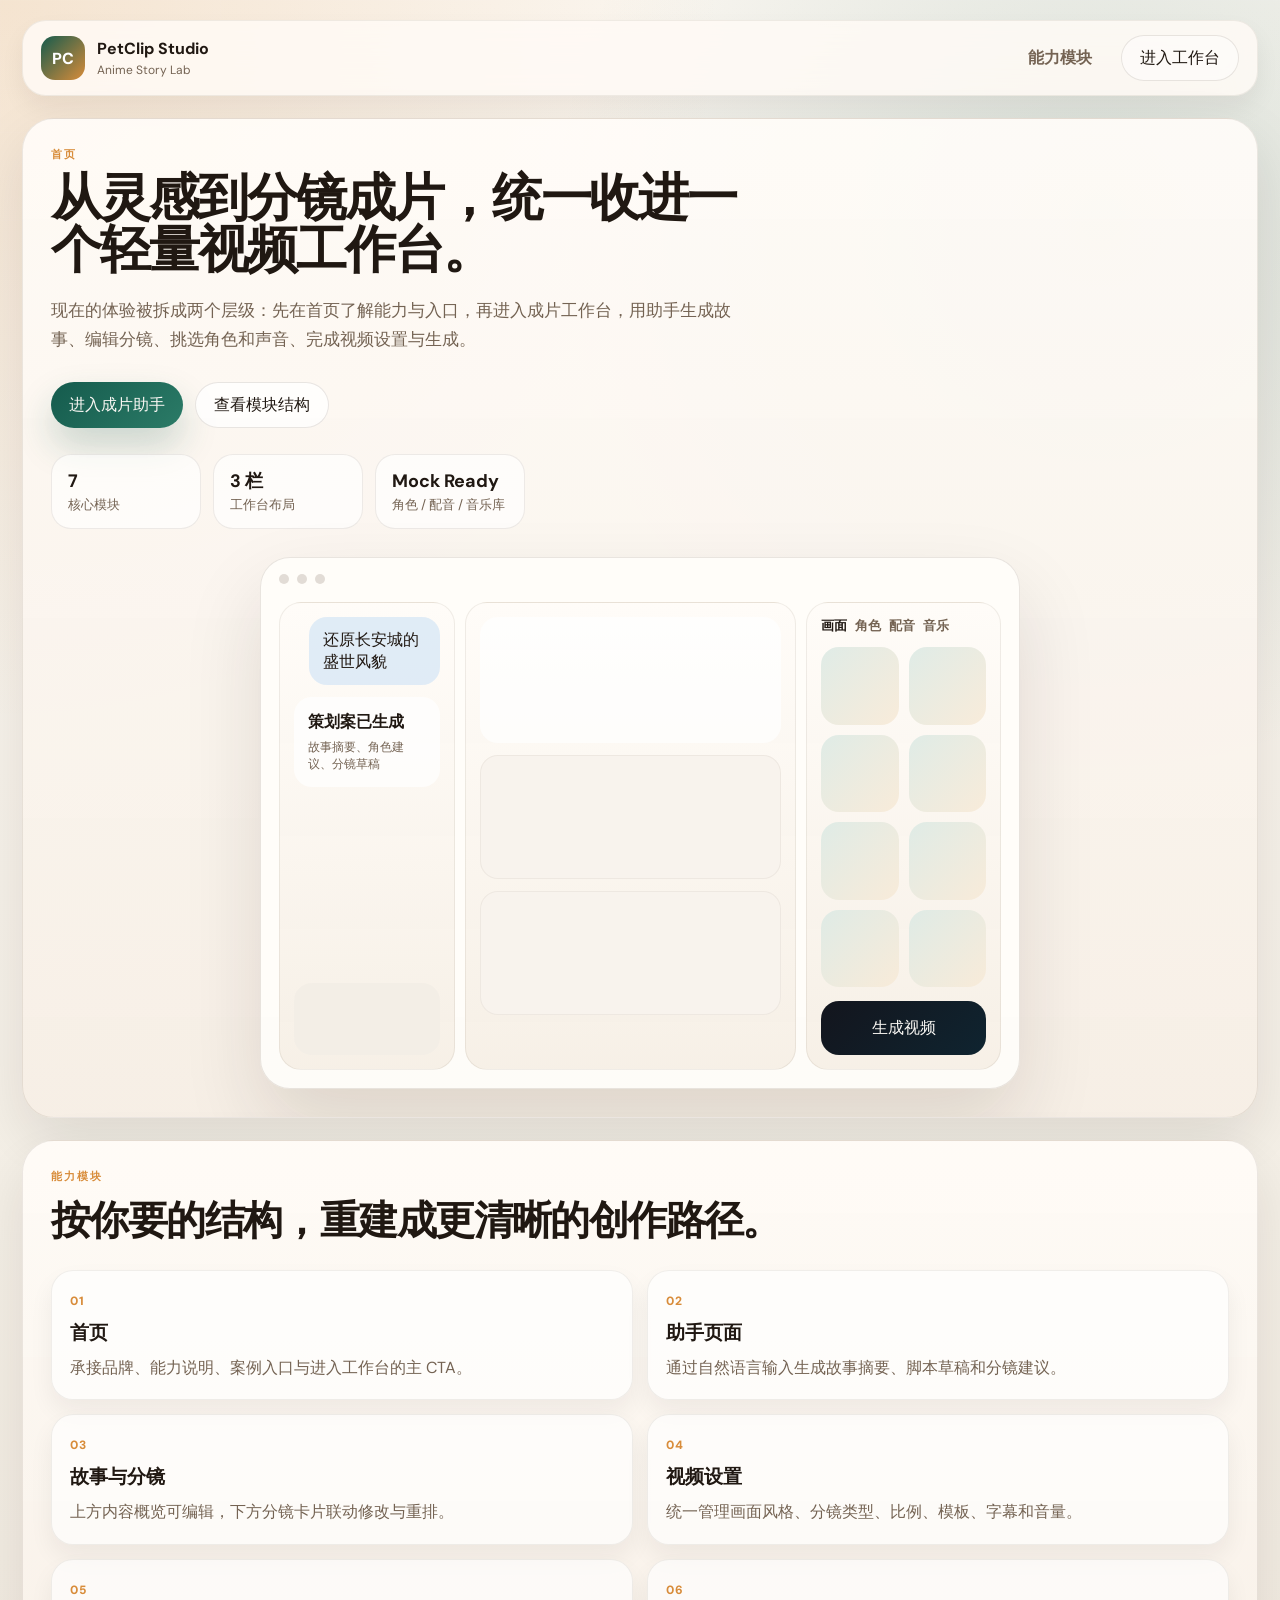
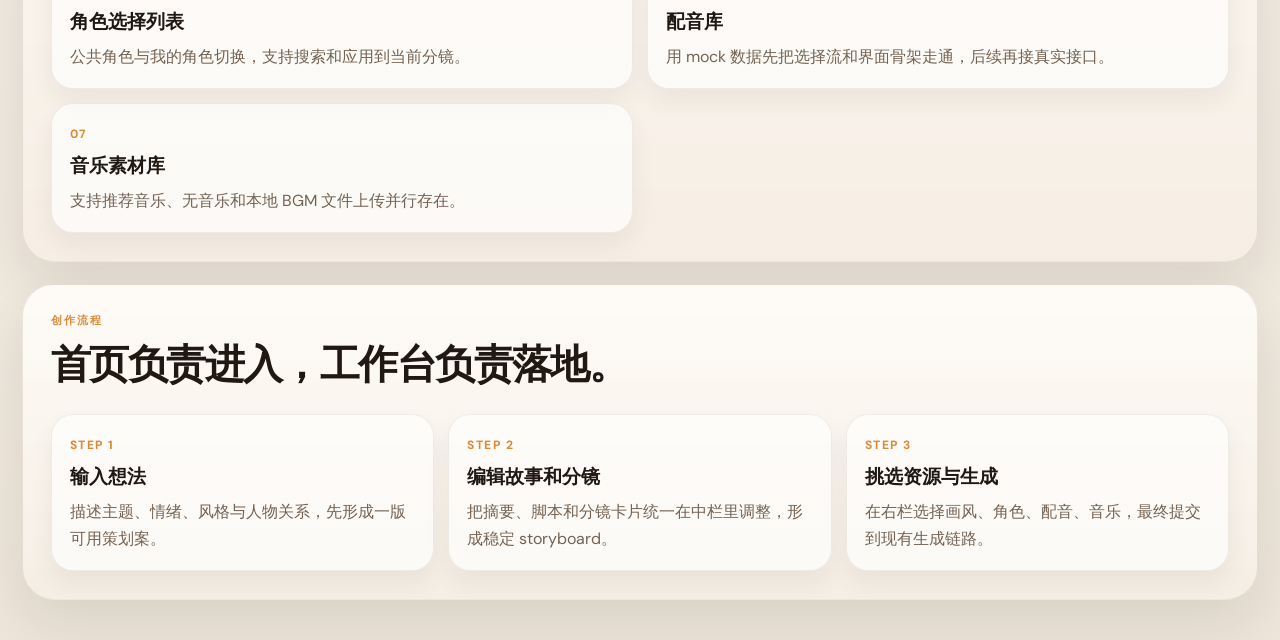
<file: templates/index.html>
<!doctype html>
<html lang="zh-CN">
  <head>
    <meta charset="utf-8" />
    <meta name="viewport" content="width=device-width, initial-scale=1" />
    <title>PetClip Studio</title>
    <link rel="preconnect" href="https://fonts.googleapis.com" />
    <link rel="preconnect" href="https://fonts.gstatic.com" crossorigin />
    <link
      href="https://fonts.googleapis.com/css2?family=DM+Sans:wght@400;500;700;800&family=IBM+Plex+Mono:wght@400;500&display=swap"
      rel="stylesheet"
    />
    <link rel="stylesheet" href="/static/styles.css" />
  </head>
  <body data-page="home" class="page-home">
    <header class="marketing-header">
      <a class="marketing-brand" href="/">
        <span class="marketing-brand__mark">PC</span>
        <span class="marketing-brand__text">
          <strong>PetClip Studio</strong>
          <span>Anime Story Lab</span>
        </span>
      </a>
      <nav class="marketing-nav">
        <a href="#features">能力模块</a>
        <a class="btn btn--ghost" href="/studio">进入工作台</a>
      </nav>
    </header>

    <main class="marketing-main">
      <section class="hero-shell">
        <div class="hero-copy">
          <div class="eyebrow">首页</div>
          <h1>从灵感到分镜成片，统一收进一个轻量视频工作台。</h1>
          <p>
            现在的体验被拆成两个层级：先在首页了解能力与入口，再进入成片工作台，用助手生成故事、编辑分镜、挑选角色和声音、完成视频设置与生成。
          </p>
          <div class="hero-actions">
            <a class="btn btn--primary" href="/studio">进入成片助手</a>
            <a class="btn btn--secondary" href="#features">查看模块结构</a>
          </div>
          <div class="hero-stats">
            <div class="hero-stat">
              <strong>7</strong>
              <span>核心模块</span>
            </div>
            <div class="hero-stat">
              <strong>3 栏</strong>
              <span>工作台布局</span>
            </div>
            <div class="hero-stat">
              <strong>Mock Ready</strong>
              <span>角色 / 配音 / 音乐库</span>
            </div>
          </div>
        </div>

        <div class="hero-preview">
          <div class="hero-preview__window">
            <div class="hero-preview__top">
              <span></span><span></span><span></span>
            </div>
            <div class="hero-preview__body">
              <div class="hero-preview__sidebar">
                <div class="hero-preview__bubble hero-preview__bubble--right">还原长安城的盛世风貌</div>
                <div class="hero-preview__card">
                  <strong>策划案已生成</strong>
                  <span>故事摘要、角色建议、分镜草稿</span>
                </div>
                <div class="hero-preview__composer"></div>
              </div>
              <div class="hero-preview__editor">
                <div class="hero-preview__editor-block"></div>
                <div class="hero-preview__editor-card"></div>
                <div class="hero-preview__editor-card"></div>
              </div>
              <div class="hero-preview__panel">
                <div class="hero-preview__tabs">
                  <span class="is-active">画面</span>
                  <span>角色</span>
                  <span>配音</span>
                  <span>音乐</span>
                </div>
                <div class="hero-preview__grid">
                  <span></span><span></span><span></span><span></span>
                  <span></span><span></span><span></span><span></span>
                </div>
                <div class="hero-preview__cta">生成视频</div>
              </div>
            </div>
          </div>
        </div>
      </section>

      <section class="marketing-section" id="features">
        <div class="section-heading">
          <div class="eyebrow">能力模块</div>
          <h2>按你要的结构，重建成更清晰的创作路径。</h2>
        </div>
        <div class="feature-grid">
          <article class="feature-card">
            <span>01</span>
            <h3>首页</h3>
            <p>承接品牌、能力说明、案例入口与进入工作台的主 CTA。</p>
          </article>
          <article class="feature-card">
            <span>02</span>
            <h3>助手页面</h3>
            <p>通过自然语言输入生成故事摘要、脚本草稿和分镜建议。</p>
          </article>
          <article class="feature-card">
            <span>03</span>
            <h3>故事与分镜</h3>
            <p>上方内容概览可编辑，下方分镜卡片联动修改与重排。</p>
          </article>
          <article class="feature-card">
            <span>04</span>
            <h3>视频设置</h3>
            <p>统一管理画面风格、分镜类型、比例、模板、字幕和音量。</p>
          </article>
          <article class="feature-card">
            <span>05</span>
            <h3>角色选择列表</h3>
            <p>公共角色与我的角色切换，支持搜索和应用到当前分镜。</p>
          </article>
          <article class="feature-card">
            <span>06</span>
            <h3>配音库</h3>
            <p>用 mock 数据先把选择流和界面骨架走通，后续再接真实接口。</p>
          </article>
          <article class="feature-card">
            <span>07</span>
            <h3>音乐素材库</h3>
            <p>支持推荐音乐、无音乐和本地 BGM 文件上传并行存在。</p>
          </article>
        </div>
      </section>

      <section class="marketing-section marketing-section--flow" id="flow">
        <div class="section-heading">
          <div class="eyebrow">创作流程</div>
          <h2>首页负责进入，工作台负责落地。</h2>
        </div>
        <div class="flow-grid">
          <div class="flow-step">
            <strong>Step 1</strong>
            <h3>输入想法</h3>
            <p>描述主题、情绪、风格与人物关系，先形成一版可用策划案。</p>
          </div>
          <div class="flow-step">
            <strong>Step 2</strong>
            <h3>编辑故事和分镜</h3>
            <p>把摘要、脚本和分镜卡片统一在中栏里调整，形成稳定 storyboard。</p>
          </div>
          <div class="flow-step">
            <strong>Step 3</strong>
            <h3>挑选资源与生成</h3>
            <p>在右栏选择画风、角色、配音、音乐，最终提交到现有生成链路。</p>
          </div>
        </div>
      </section>
    </main>
  </body>
</html>
</file>
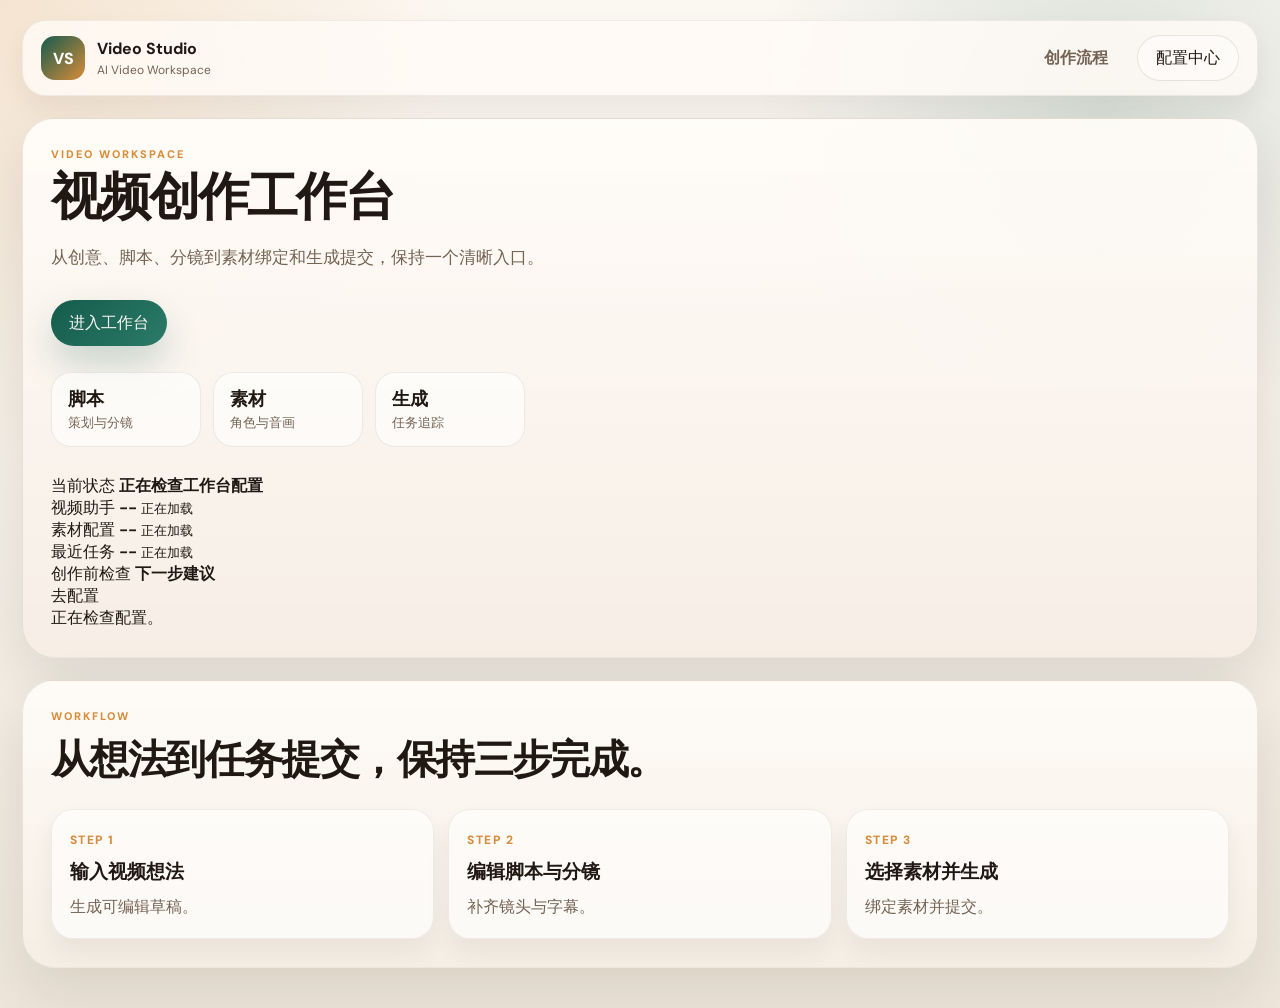
<file: front/templates/index.html>
<!doctype html>
<html lang="zh-CN">
  <head>
    <meta charset="utf-8" />
    <meta name="viewport" content="width=device-width, initial-scale=1" />
    <title>Video Studio</title>
    <link rel="preconnect" href="https://fonts.googleapis.com" />
    <link rel="preconnect" href="https://fonts.gstatic.com" crossorigin />
    <link
      href="https://fonts.googleapis.com/css2?family=DM+Sans:wght@400;500;700;800&family=IBM+Plex+Mono:wght@400;500&display=swap"
      rel="stylesheet"
    />
    <link rel="stylesheet" href="/static/styles.css" />
  </head>
  <body data-page="home" class="page-home">
    <header class="marketing-header">
      <a class="marketing-brand" href="/">
        <span class="marketing-brand__mark">VS</span>
        <span class="marketing-brand__text">
          <strong>Video Studio</strong>
          <span>AI Video Workspace</span>
        </span>
      </a>
      <nav class="marketing-nav" aria-label="首页导航">
        <a href="#workflow">创作流程</a>
        <a class="btn btn--ghost" href="/config">配置中心</a>
      </nav>
    </header>

    <main class="marketing-main">
      <section class="hero-shell">
        <div class="hero-copy">
          <div class="eyebrow">Video Workspace</div>
          <h1>视频创作工作台</h1>
          <p>
            从创意、脚本、分镜到素材绑定和生成提交，保持一个清晰入口。
          </p>
          <div class="hero-actions">
            <a class="btn btn--primary" href="/studio">进入工作台</a>
          </div>
          <div class="hero-stats" aria-label="工作台能力概览">
            <div class="hero-stat">
              <strong>脚本</strong>
              <span>策划与分镜</span>
            </div>
            <div class="hero-stat">
              <strong>素材</strong>
              <span>角色与音画</span>
            </div>
            <div class="hero-stat">
              <strong>生成</strong>
              <span>任务追踪</span>
            </div>
          </div>
        </div>

        <div class="home-dashboard" aria-label="首页状态概览">
          <section class="home-status-card home-status-card--primary">
            <div>
              <span>当前状态</span>
              <strong id="home_ready_state">正在检查工作台配置</strong>
            </div>
          </section>
          <section class="home-metrics" aria-label="关键状态">
            <div class="home-metric">
              <span>视频助手</span>
              <strong id="home_provider_count">--</strong>
              <small id="home_provider_hint">正在加载</small>
            </div>
            <div class="home-metric">
              <span>素材配置</span>
              <strong id="home_material_count">--</strong>
              <small id="home_material_hint">正在加载</small>
            </div>
            <div class="home-metric">
              <span>最近任务</span>
              <strong id="home_job_count">--</strong>
              <small id="home_job_hint">正在加载</small>
            </div>
          </section>
          <section class="home-checklist">
            <div class="home-card-head">
              <div>
                <span>创作前检查</span>
                <strong>下一步建议</strong>
              </div>
              <a href="/config">去配置</a>
            </div>
            <div class="home-checklist__items" id="home_checklist">
              <div class="home-check-item">正在检查配置。</div>
            </div>
          </section>
        </div>
      </section>

      <section class="marketing-section marketing-section--flow" id="workflow">
        <div class="section-heading">
          <div class="eyebrow">Workflow</div>
          <h2>从想法到任务提交，保持三步完成。</h2>
        </div>
        <div class="flow-grid">
          <div class="flow-step">
            <strong>Step 1</strong>
            <h3>输入视频想法</h3>
            <p>生成可编辑草稿。</p>
          </div>
          <div class="flow-step">
            <strong>Step 2</strong>
            <h3>编辑脚本与分镜</h3>
            <p>补齐镜头与字幕。</p>
          </div>
          <div class="flow-step">
            <strong>Step 3</strong>
            <h3>选择素材并生成</h3>
            <p>绑定素材并提交。</p>
          </div>
        </div>
      </section>

    </main>
    <script src="/static/app.js" defer></script>
  </body>
</html>
</file>
<file: static/styles.css>
:root {
  --bg: #f4efe6;
  --bg-soft: #fbf8f3;
  --surface: rgba(255, 252, 247, 0.9);
  --surface-strong: #fffdf9;
  --surface-muted: #f2ece2;
  --line: rgba(72, 52, 33, 0.12);
  --line-strong: rgba(72, 52, 33, 0.2);
  --text: #201812;
  --muted: #746353;
  --primary: #155b4d;
  --primary-strong: #0e3f35;
  --primary-soft: #dceae5;
  --accent: #d88c3a;
  --accent-soft: #f8ead7;
  --danger: #b44f4b;
  --success: #25715b;
  --shadow-sm: 0 12px 24px rgba(31, 20, 8, 0.06);
  --shadow-md: 0 24px 60px rgba(31, 20, 8, 0.1);
  --shadow-lg: 0 36px 80px rgba(31, 20, 8, 0.12);
  --radius-sm: 14px;
  --radius-md: 22px;
  --radius-lg: 30px;
}

* {
  box-sizing: border-box;
}

html,
body {
  min-height: 100%;
}

body {
  margin: 0;
  color: var(--text);
  font-family: "DM Sans", ui-sans-serif, system-ui, sans-serif;
  background:
    radial-gradient(circle at top left, rgba(216, 140, 58, 0.18), transparent 28%),
    radial-gradient(circle at 86% 10%, rgba(21, 91, 77, 0.14), transparent 24%),
    linear-gradient(180deg, #fbf7f1 0%, var(--bg) 54%, #eee6da 100%);
}

body::before {
  content: "";
  position: fixed;
  inset: 0;
  pointer-events: none;
  background-image:
    linear-gradient(rgba(255, 255, 255, 0.18) 1px, transparent 1px),
    linear-gradient(90deg, rgba(255, 255, 255, 0.12) 1px, transparent 1px);
  background-size: 44px 44px;
  mask-image: linear-gradient(180deg, rgba(0, 0, 0, 0.22), transparent 76%);
}

a {
  color: inherit;
  text-decoration: none;
}

button,
input,
select,
textarea {
  font: inherit;
}

.eyebrow {
  font-size: 11px;
  font-weight: 800;
  letter-spacing: 0.18em;
  text-transform: uppercase;
  color: var(--accent);
}

.btn {
  display: inline-flex;
  align-items: center;
  justify-content: center;
  min-height: 46px;
  padding: 0 18px;
  border-radius: 999px;
  border: 1px solid var(--line);
  transition: transform 180ms ease, box-shadow 180ms ease, border-color 180ms ease, background 180ms ease;
  cursor: pointer;
}

.btn:hover {
  transform: translateY(-1px);
}

.btn--primary {
  color: #faf8f4;
  background: linear-gradient(135deg, var(--primary) 0%, #2b7b67 100%);
  border: none;
  box-shadow: 0 18px 36px rgba(21, 91, 77, 0.22);
}

.btn--secondary {
  background: rgba(255, 255, 255, 0.74);
  color: var(--text);
}

.btn--ghost {
  background: rgba(255, 255, 255, 0.48);
}

.btn--dark {
  color: #f9f7f2;
  background: linear-gradient(135deg, #14151d 0%, #0f232f 100%);
  border: none;
  box-shadow: 0 20px 38px rgba(15, 20, 27, 0.18);
}

.btn--danger {
  color: #fff8f7;
  background: linear-gradient(135deg, #a43f3b 0%, #cb5f57 100%);
  border: none;
  box-shadow: 0 18px 36px rgba(164, 63, 59, 0.22);
}

.btn--block {
  width: 100%;
}

.btn.is-disabled,
.btn[aria-disabled="true"] {
  opacity: 0.45;
  pointer-events: none;
}

.page-home {
  padding: 20px 22px 40px;
}

.marketing-header {
  display: flex;
  align-items: center;
  justify-content: space-between;
  gap: 18px;
  padding: 14px 18px;
  border: 1px solid rgba(72, 52, 33, 0.08);
  border-radius: 24px;
  background: rgba(255, 251, 246, 0.84);
  backdrop-filter: blur(16px);
  box-shadow: var(--shadow-sm);
}

.marketing-brand {
  display: flex;
  align-items: center;
  gap: 12px;
}

.marketing-brand__mark {
  display: inline-flex;
  align-items: center;
  justify-content: center;
  width: 44px;
  height: 44px;
  border-radius: 14px;
  background: linear-gradient(135deg, var(--primary) 0%, var(--accent) 100%);
  color: #fff;
  font-weight: 800;
}

.marketing-brand__text {
  display: flex;
  flex-direction: column;
  gap: 3px;
}

.marketing-brand__text strong {
  font-size: 16px;
}

.marketing-brand__text span {
  color: var(--muted);
  font-size: 12px;
}

.marketing-nav {
  display: flex;
  align-items: center;
  gap: 12px;
}

.marketing-nav a:not(.btn) {
  display: inline-flex;
  align-items: center;
  min-height: 42px;
  padding: 0 16px;
  border-radius: 999px;
  border: 1px solid transparent;
  color: var(--muted);
  font-weight: 700;
}

.marketing-nav a:not(.btn):hover {
  color: var(--text);
  border-color: rgba(72, 52, 33, 0.08);
  background: rgba(255, 255, 255, 0.6);
}

.marketing-main {
  display: flex;
  flex-direction: column;
  gap: 22px;
  margin-top: 22px;
}

.hero-shell,
.marketing-section {
  position: relative;
  overflow: hidden;
  padding: 28px;
  border: 1px solid rgba(72, 52, 33, 0.1);
  border-radius: 32px;
  background: linear-gradient(180deg, rgba(255, 252, 248, 0.92), rgba(246, 238, 229, 0.94));
  box-shadow: var(--shadow-md);
}

.marketing-section--config {
  padding: 22px;
}

.config-center-shell {
  display: grid;
  gap: 18px;
}

.section-heading--compact p {
  max-width: 760px;
  margin: 14px 0 0;
  color: var(--muted);
  line-height: 1.7;
}

.config-center-tabs {
  display: inline-flex;
  flex-wrap: wrap;
  gap: 10px;
  padding: 8px;
  border: 1px solid rgba(72, 52, 33, 0.08);
  border-radius: 999px;
  background: rgba(255, 255, 255, 0.62);
  box-shadow: inset 0 1px 0 rgba(255, 255, 255, 0.4);
}

.config-center-tab {
  min-height: 46px;
  padding: 0 20px;
  border: none;
  border-radius: 999px;
  background: transparent;
  color: var(--muted);
  font: inherit;
  font-weight: 800;
  cursor: pointer;
}

.config-center-tab.is-active {
  background: linear-gradient(135deg, rgba(21, 91, 77, 0.14), rgba(216, 140, 58, 0.12));
  color: var(--text);
  box-shadow: 0 10px 22px rgba(31, 20, 8, 0.08);
}

.config-center-panel {
  padding: 22px;
  border: 1px solid rgba(72, 52, 33, 0.08);
  border-radius: 26px;
  background:
    radial-gradient(circle at top right, rgba(21, 91, 77, 0.06), transparent 28%),
    linear-gradient(180deg, rgba(255,255,255,0.88), rgba(250,246,239,0.92));
  box-shadow: 0 16px 30px rgba(31, 20, 8, 0.06);
}

.hero-shell {
  display: grid;
  grid-template-columns: minmax(0, 1.05fr) minmax(420px, 0.95fr);
  gap: 28px;
  min-height: 560px;
}

.hero-copy h1,
.section-heading h2 {
  margin: 10px 0 0;
  letter-spacing: -0.04em;
}

.hero-copy h1 {
  max-width: 720px;
  font-size: clamp(2.8rem, 4vw, 4.4rem);
  line-height: 1.02;
}

.hero-copy p {
  max-width: 680px;
  margin: 20px 0 0;
  color: var(--muted);
  font-size: 17px;
  line-height: 1.7;
}

.hero-actions,
.hero-stats {
  display: flex;
  gap: 12px;
  flex-wrap: wrap;
}

.hero-actions {
  margin-top: 28px;
}

.hero-stats {
  margin-top: 26px;
}

.hero-stat {
  min-width: 150px;
  padding: 14px 16px;
  border-radius: 20px;
  border: 1px solid rgba(72, 52, 33, 0.09);
  background: rgba(255, 255, 255, 0.58);
}

.hero-stat strong {
  display: block;
  font-size: 18px;
}

.hero-stat span {
  color: var(--muted);
  font-size: 13px;
}

.hero-preview {
  display: flex;
  align-items: center;
  justify-content: center;
}

.hero-preview__window {
  width: 100%;
  max-width: 760px;
  border-radius: 30px;
  border: 1px solid rgba(72, 52, 33, 0.12);
  background: rgba(255, 254, 251, 0.88);
  box-shadow: var(--shadow-lg);
}

.hero-preview__top {
  display: flex;
  gap: 8px;
  padding: 16px 18px 0;
}

.hero-preview__top span {
  width: 10px;
  height: 10px;
  border-radius: 999px;
  background: rgba(72, 52, 33, 0.16);
}

.hero-preview__body {
  display: grid;
  grid-template-columns: 0.9fr 1.7fr 1fr;
  gap: 10px;
  padding: 18px;
}

.hero-preview__sidebar,
.hero-preview__editor,
.hero-preview__panel {
  border-radius: 22px;
  background: linear-gradient(180deg, rgba(255, 252, 248, 0.96), rgba(246, 239, 229, 0.94));
  border: 1px solid rgba(72, 52, 33, 0.08);
  padding: 14px;
}

.hero-preview__sidebar {
  display: flex;
  flex-direction: column;
  gap: 12px;
}

.hero-preview__bubble {
  max-width: 90%;
  padding: 12px 14px;
  border-radius: 18px;
  background: rgba(221, 234, 247, 0.9);
}

.hero-preview__bubble--right {
  margin-left: auto;
}

.hero-preview__card,
.hero-preview__editor-block,
.hero-preview__editor-card,
.hero-preview__composer,
.hero-preview__cta {
  border-radius: 18px;
}

.hero-preview__card {
  padding: 14px;
  background: rgba(255, 255, 255, 0.74);
}

.hero-preview__card span {
  display: block;
  margin-top: 6px;
  color: var(--muted);
  font-size: 12px;
}

.hero-preview__composer {
  margin-top: auto;
  min-height: 72px;
  background: rgba(244, 238, 231, 0.92);
}

.hero-preview__editor {
  display: flex;
  flex-direction: column;
  gap: 12px;
}

.hero-preview__editor-block {
  min-height: 126px;
  background: rgba(255, 255, 255, 0.72);
}

.hero-preview__editor-card {
  min-height: 124px;
  background: rgba(248, 243, 237, 0.98);
  border: 1px solid rgba(72, 52, 33, 0.06);
}

.hero-preview__tabs {
  display: flex;
  gap: 8px;
  margin-bottom: 12px;
  color: var(--muted);
  font-size: 13px;
  font-weight: 700;
}

.hero-preview__tabs .is-active {
  color: var(--text);
}

.hero-preview__grid {
  display: grid;
  grid-template-columns: repeat(2, 1fr);
  gap: 10px;
}

.hero-preview__grid span {
  display: block;
  aspect-ratio: 1;
  border-radius: 18px;
  background: linear-gradient(135deg, rgba(220, 234, 229, 0.9), rgba(248, 234, 215, 0.9));
}

.hero-preview__cta {
  margin-top: 14px;
  min-height: 54px;
  color: #faf8f4;
  display: flex;
  align-items: center;
  justify-content: center;
  background: linear-gradient(135deg, #13151d 0%, #0f2430 100%);
}

.section-heading {
  max-width: 760px;
}

.section-heading h2 {
  font-size: clamp(2rem, 3.1vw, 3rem);
}

.feature-grid {
  display: grid;
  grid-template-columns: repeat(4, minmax(0, 1fr));
  gap: 14px;
  margin-top: 22px;
}

.feature-card,
.flow-step {
  padding: 18px;
  border-radius: 22px;
  border: 1px solid rgba(72, 52, 33, 0.08);
  background: rgba(255, 255, 255, 0.62);
  box-shadow: var(--shadow-sm);
}

.feature-card span,
.flow-step strong {
  color: var(--accent);
  font-weight: 800;
  font-size: 12px;
  letter-spacing: 0.12em;
  text-transform: uppercase;
}

.feature-card h3,
.flow-step h3 {
  margin: 10px 0 8px;
  font-size: 19px;
}

.feature-card p,
.flow-step p {
  margin: 0;
  color: var(--muted);
  line-height: 1.7;
}

.marketing-section--flow .flow-grid {
  display: grid;
  grid-template-columns: repeat(3, minmax(0, 1fr));
  gap: 14px;
  margin-top: 22px;
}

.page-studio,
.page-tasks,
.page-task-detail {
  min-height: 100dvh;
}

.page-studio {
  display: grid;
  grid-template-rows: auto minmax(0, 1fr);
  height: 100dvh;
  padding: 8px;
  overflow: hidden;
}

.studio-shell {
  display: grid;
  grid-template-columns: minmax(300px, 0.82fr) minmax(620px, 1.7fr) minmax(320px, 0.86fr);
  gap: 10px;
  height: 100%;
  min-height: 0;
}

.studio-column {
  min-width: 0;
  min-height: 0;
}

.studio-panel {
  height: 100%;
  min-height: 0;
  overflow: hidden;
  border: 1px solid rgba(72, 52, 33, 0.1);
  border-radius: 24px;
  background: linear-gradient(180deg, rgba(255, 252, 248, 0.93), rgba(246, 238, 228, 0.95));
  box-shadow: var(--shadow-md);
}

.studio-panel--assistant,
.studio-panel--resources {
  display: flex;
  flex-direction: column;
}

.studio-panel--assistant {
  padding: 16px;
  gap: 12px;
}

.assistant-header,
.editor-header {
  display: flex;
  align-items: flex-start;
  justify-content: space-between;
  gap: 14px;
}

.assistant-header h1,
.editor-header h2,
.video-settings__head h3 {
  margin: 8px 0 0;
  font-size: 28px;
  letter-spacing: -0.04em;
}

.editor-header h2,
.video-settings__head h3 {
  font-size: 22px;
}

.assistant-close {
  display: inline-flex;
  align-items: center;
  justify-content: center;
  width: 40px;
  height: 40px;
  border-radius: 12px;
  color: var(--muted);
  font-size: 30px;
  line-height: 1;
}

.assistant-thread,
.assistant-plan,
.asset-mini-list,
.scene-list,
.resource-panel,
.log-box {
  overflow: auto;
}

.assistant-thread {
  display: flex;
  flex-direction: column;
  gap: 12px;
  min-height: 140px;
}

.chat-bubble,
.assistant-card,
.assistant-project-card {
  border-radius: 18px;
}

.chat-bubble {
  max-width: 90%;
  padding: 12px 14px;
  font-size: 14px;
  line-height: 1.6;
}

.chat-bubble--user {
  margin-left: auto;
  background: rgba(225, 235, 251, 0.96);
}

.chat-bubble--assistant {
  background: rgba(255, 255, 255, 0.72);
}

.assistant-plan {
  display: flex;
  flex-direction: column;
  gap: 12px;
}

.assistant-card {
  padding: 16px;
  border: 1px solid rgba(21, 91, 77, 0.24);
  background: rgba(255, 255, 255, 0.7);
}

.assistant-card h3 {
  margin: 0;
  font-size: 20px;
}

.assistant-card__meta {
  margin-top: 6px;
  color: var(--muted);
  font-size: 13px;
}

.assistant-card__summary {
  margin-top: 12px;
  color: var(--muted);
  line-height: 1.7;
}

.assistant-library,
.assistant-settings {
  padding: 14px;
  border-radius: 18px;
  background: rgba(255, 255, 255, 0.56);
  border: 1px solid rgba(72, 52, 33, 0.08);
}

label {
  display: block;
  margin: 0 0 8px;
  color: var(--muted);
  font-size: 12px;
  font-weight: 700;
}

input[type="file"],
input[type="number"],
select,
textarea,
.search-input {
  width: 100%;
  padding: 12px 14px;
  border: 1px solid rgba(72, 52, 33, 0.12);
  border-radius: 16px;
  background: rgba(255, 253, 249, 0.94);
  color: var(--text);
}

textarea {
  resize: vertical;
}

input:focus,
select:focus,
textarea:focus {
  outline: none;
  border-color: rgba(21, 91, 77, 0.44);
  box-shadow: 0 0 0 4px rgba(21, 91, 77, 0.12);
}

.field-hint {
  margin-top: 8px;
  color: var(--muted);
  font-size: 12px;
  line-height: 1.5;
}

.asset-mini-list {
  display: flex;
  flex-direction: column;
  gap: 8px;
  min-height: 0;
  max-height: 180px;
}

.asset-mini-item {
  padding: 12px;
  border-radius: 16px;
  background: rgba(255, 255, 255, 0.68);
  border: 1px solid rgba(72, 52, 33, 0.08);
}

.asset-mini-item strong {
  display: block;
  font-size: 13px;
}

.asset-mini-item span {
  color: var(--muted);
  font-size: 12px;
}

.assistant-composer {
  margin-top: auto;
  display: flex;
  flex-direction: column;
  gap: 10px;
}

.assistant-composer textarea {
  min-height: 120px;
}

.studio-panel--editor {
  display: flex;
  flex-direction: column;
  padding: 16px;
  gap: 14px;
  min-height: 0;
}

.status-chip {
  display: inline-flex;
  align-items: center;
  min-height: 40px;
  padding: 0 14px;
  border-radius: 999px;
  border: 1px solid var(--line);
  background: rgba(255, 255, 255, 0.74);
  color: var(--muted);
  font-size: 13px;
  font-weight: 700;
}

.editor-overview {
  display: grid;
  grid-template-columns: minmax(0, 0.9fr) minmax(0, 1.1fr);
  gap: 14px;
}

.document-card {
  padding: 18px;
  border-radius: 24px;
  border: 1px solid rgba(72, 52, 33, 0.08);
  background: rgba(255, 255, 255, 0.72);
}

.document-card__head {
  margin-bottom: 12px;
}

.document-card__head p {
  margin: 8px 0 0;
  color: var(--muted);
  line-height: 1.6;
}

.story-document {
  min-height: 420px;
  font-size: 16px;
  line-height: 1.8;
  white-space: pre-wrap;
}

.overview-card,
.setting-card,
.scene-card,
.resource-card,
.voice-item,
.music-item {
  border-radius: 20px;
  border: 1px solid rgba(72, 52, 33, 0.08);
  background: rgba(255, 255, 255, 0.68);
}

.overview-card {
  padding: 16px;
}

.overview-card textarea {
  min-height: 150px;
}

.editor-toolbar {
  display: flex;
  align-items: center;
  justify-content: space-between;
  gap: 12px;
}

.editor-toolbar__meta {
  color: var(--muted);
  font-size: 14px;
}

.scene-list {
  display: flex;
  flex-direction: column;
  gap: 12px;
  min-height: 0;
  flex: 0 0 auto;
  max-height: 320px;
  overflow: auto;
  padding-right: 2px;
}

.scene-card {
  padding: 16px;
}

.scene-card.is-active {
  border-color: rgba(21, 91, 77, 0.32);
  box-shadow: inset 0 0 0 1px rgba(21, 91, 77, 0.08);
}

.scene-card__head,
.scene-card__actions,
.setting-toggle,
.voice-item,
.music-item,
.resource-card__meta,
.resource-footer {
  display: flex;
  align-items: center;
}

.scene-card__head {
  justify-content: space-between;
  gap: 12px;
  margin-bottom: 14px;
}

.scene-card__title {
  display: flex;
  flex-direction: column;
  gap: 4px;
}

.scene-card__title strong {
  font-size: 17px;
}

.scene-card__title span {
  color: var(--muted);
  font-size: 12px;
}

.scene-card__actions {
  gap: 8px;
}

.icon-btn {
  width: 34px;
  height: 34px;
  border-radius: 12px;
  border: 1px solid rgba(72, 52, 33, 0.1);
  background: rgba(255, 255, 255, 0.8);
  cursor: pointer;
}

.scene-grid {
  display: grid;
  grid-template-columns: minmax(0, 1fr) 110px;
  gap: 12px;
}

.scene-footer {
  display: flex;
  gap: 10px;
  flex-wrap: wrap;
  margin-top: 12px;
}

.tag {
  display: inline-flex;
  align-items: center;
  min-height: 28px;
  padding: 0 10px;
  border-radius: 999px;
  background: var(--accent-soft);
  color: #8a5b28;
  font-size: 12px;
  font-weight: 700;
}

.settings-grid {
  display: grid;
  grid-template-columns: repeat(2, minmax(0, 1fr));
  gap: 12px;
  margin-top: 16px;
}

.setting-card {
  padding: 14px;
}

.setting-toggle {
  gap: 10px;
  padding: 0 4px;
}

.setting-toggle input {
  width: 18px;
  height: 18px;
}

.result-status,
.result-meta {
  margin-top: 14px;
  color: var(--muted);
}

.result-status {
  padding: 12px 14px;
  border-radius: 16px;
  background: rgba(255, 255, 255, 0.62);
}

.log-box {
  min-height: 96px;
  max-height: 150px;
  margin: 12px 0 0;
  padding: 14px;
  border-radius: 18px;
  color: #655648;
  background: rgba(255, 255, 255, 0.54);
  font-family: "IBM Plex Mono", ui-monospace, monospace;
  font-size: 12px;
}

.editor-status-panel {
  padding: 14px 16px 0;
  border-radius: 20px;
  border: 1px solid rgba(72, 52, 33, 0.08);
  background: rgba(255, 255, 255, 0.5);
}

.editor-status-panel__top {
  display: flex;
  align-items: flex-start;
  justify-content: space-between;
  gap: 12px;
}

.studio-panel--resources {
  display: flex;
  flex-direction: column;
  padding: 12px 12px 16px;
  height: 100%;
  min-height: 0;
}

.resource-tabs {
  display: grid;
  grid-template-columns: repeat(4, 1fr);
  gap: 8px;
  padding: 4px;
  border-radius: 18px;
  background: rgba(255, 255, 255, 0.52);
  flex: 0 0 auto;
}

.resource-tab {
  min-height: 42px;
  border: none;
  border-radius: 14px;
  background: transparent;
  color: var(--muted);
  font-weight: 700;
  cursor: pointer;
}

.resource-tab.is-active {
  color: var(--text);
  background: rgba(255, 255, 255, 0.9);
  box-shadow: var(--shadow-sm);
}

.resource-panel {
  display: flex;
  flex-direction: column;
  gap: 14px;
  min-height: 0;
  flex: 1 1 auto;
  margin-top: 14px;
  padding-right: 4px;
  overflow-y: auto;
}

.panel-section h3,
.panel-section h4 {
  margin: 0 0 12px;
}

.panel-section h3 {
  font-size: 16px;
}

.panel-section h4 {
  font-size: 13px;
  color: var(--muted);
}

.resource-grid,
.character-grid {
  display: grid;
  grid-template-columns: repeat(2, minmax(0, 1fr));
  gap: 10px;
}

.character-grid {
  grid-template-columns: repeat(3, minmax(0, 1fr));
}

.resource-card,
.character-card {
  padding: 12px;
  cursor: pointer;
}

.resource-card.is-selected,
.character-card.is-selected,
.voice-item.is-selected,
.music-item.is-selected {
  border-color: rgba(21, 91, 77, 0.3);
  box-shadow: inset 0 0 0 1px rgba(21, 91, 77, 0.1);
}

.resource-card__media,
.character-card__media {
  aspect-ratio: 1;
  border-radius: 16px;
  background: linear-gradient(135deg, rgba(220, 234, 229, 1), rgba(248, 234, 215, 1));
  overflow: hidden;
  display: grid;
  place-items: center;
}

.resource-card__media--image img,
.character-card__media--image img {
  width: 100%;
  height: 100%;
  object-fit: cover;
  display: block;
}

.resource-card__media--placeholder,
.character-card__placeholder {
  width: 100%;
  height: 100%;
  display: grid;
  place-items: center;
  color: var(--muted);
  font-size: 12px;
}

.resource-card__media--photo {
  background: linear-gradient(135deg, #2b3f52, #8ca8b4);
}

.resource-card__media--comic {
  background: linear-gradient(135deg, #f0c4a1, #d87b4d);
}

.resource-card__media--fantasy {
  background: linear-gradient(135deg, #cfd7ff, #7da1f3);
}

.resource-card__media--cute {
  background: linear-gradient(135deg, #f8e3bf, #f7c378);
}

.resource-card strong,
.character-card strong {
  display: block;
  margin-top: 10px;
  font-size: 14px;
}

.resource-card span,
.character-card span {
  display: block;
  margin-top: 4px;
  color: var(--muted);
  font-size: 12px;
  line-height: 1.5;
}

.resource-card__meta {
  justify-content: space-between;
  gap: 8px;
}

.search-input {
  padding-left: 14px;
}

.segment-control,
.filter-row {
  display: flex;
  gap: 8px;
  flex-wrap: wrap;
}

.segment-control button,
.filter-chip {
  min-height: 34px;
  padding: 0 12px;
  border-radius: 999px;
  border: 1px solid rgba(72, 52, 33, 0.1);
  background: rgba(255, 255, 255, 0.7);
  color: var(--muted);
  font-weight: 700;
  cursor: pointer;
}

.segment-control button.is-active,
.filter-chip.is-active {
  color: var(--primary-strong);
  border-color: rgba(21, 91, 77, 0.18);
  background: var(--primary-soft);
}

.character-card {
  border-radius: 18px;
  border: 1px solid rgba(72, 52, 33, 0.08);
  background: rgba(255, 255, 255, 0.68);
  padding: 10px;
}

.character-card__media {
  border-radius: 16px;
  aspect-ratio: 0.86;
}

.voice-list,
.music-list {
  display: flex;
  flex-direction: column;
  gap: 10px;
}

.voice-item,
.music-item {
  justify-content: space-between;
  gap: 12px;
  padding: 12px 14px;
  align-items: flex-start;
  flex-direction: column;
}

.voice-item__meta,
.music-item__meta {
  min-width: 0;
}

.voice-item strong,
.music-item strong {
  display: block;
  font-size: 14px;
}

.voice-item span,
.music-item span {
  color: var(--muted);
  font-size: 12px;
}

.resource-audio {
  width: 100%;
  margin-top: 8px;
}

.resource-audio--empty {
  padding: 10px 12px;
  border-radius: 12px;
  background: rgba(255, 255, 255, 0.72);
}

.material-asset-preview {
  grid-column: 1 / -1;
}

.material-asset-preview .resource-card__media,
.material-asset-preview .character-card__media,
.material-asset-preview .resource-audio {
  max-width: 280px;
}

.resource-footer {
  justify-content: space-between;
  gap: 12px;
  margin-top: 14px;
  padding: 14px 6px 0;
  flex: 0 0 auto;
}

.resource-footer__note {
  color: var(--muted);
  font-size: 12px;
  line-height: 1.6;
}

#loading_overlay {
  position: fixed;
  inset: 0;
  z-index: 9999;
  display: none;
  align-items: center;
  justify-content: center;
  background: rgba(244, 239, 230, 0.8);
  backdrop-filter: blur(10px);
}

#loading_content {
  min-width: 320px;
  padding: 24px 26px;
  border-radius: 24px;
  border: 1px solid rgba(72, 52, 33, 0.1);
  background: rgba(255, 252, 248, 0.94);
  box-shadow: var(--shadow-lg);
  text-align: center;
}

.loading-spinner {
  width: 58px;
  height: 58px;
  margin: 0 auto 18px;
  border: 4px solid rgba(72, 52, 33, 0.08);
  border-top-color: var(--primary);
  border-radius: 50%;
  animation: spin 0.9s linear infinite;
}

@keyframes spin {
  to {
    transform: rotate(360deg);
  }
}

.progress-container {
  width: 100%;
  height: 6px;
  margin-top: 16px;
  overflow: hidden;
  border-radius: 999px;
  background: rgba(72, 52, 33, 0.08);
}

.progress-bar {
  width: 0%;
  height: 100%;
  background: linear-gradient(90deg, var(--primary), var(--accent));
  transition: width 0.28s ease;
}

#loading_eta {
  margin-top: 8px;
  color: var(--muted);
  font-size: 12px;
}

@media (max-width: 1320px) {
  .page-studio {
    height: auto;
    overflow: visible;
  }

  .studio-shell {
    grid-template-columns: 1fr;
    height: auto;
  }

  .studio-panel--resources {
    min-height: 620px;
  }

  .tasks-list,
  .task-detail-layout {
    grid-template-columns: 1fr;
  }

  .task-video-frame {
    min-height: 420px;
  }

  .hero-shell {
    grid-template-columns: 1fr;
    min-height: auto;
  }

  .feature-grid {
    grid-template-columns: repeat(2, minmax(0, 1fr));
  }
}

@media (max-width: 920px) {
  .page-home {
    padding: 14px;
  }

  .page-tasks,
  .page-task-detail {
    padding: 10px;
  }

  .marketing-header,
  .marketing-nav,
  .editor-overview,
  .settings-grid,
  .resource-grid,
  .character-grid,
  .marketing-section--flow .flow-grid {
    grid-template-columns: 1fr;
  }

  .marketing-header,
  .marketing-nav {
    flex-direction: column;
    align-items: flex-start;
  }

  .hero-preview__body {
    grid-template-columns: 1fr;
  }

  .feature-grid {
    grid-template-columns: 1fr;
  }

  .scene-grid {
    grid-template-columns: 1fr;
  }

  .studio-topbar,
  .task-detail-hero {
    padding-left: 14px;
    padding-right: 14px;
  }

  .task-card {
    grid-template-columns: 1fr;
  }
}

/* Shared Top Bar + Task Pages */
.studio-topbar {
  display: flex;
  align-items: center;
  justify-content: space-between;
  min-height: 56px;
  margin-bottom: 8px;
  padding: 0 16px;
  border: 1px solid rgba(72, 52, 33, 0.08);
  border-radius: 20px;
  background: rgba(255, 251, 246, 0.84);
  backdrop-filter: blur(16px);
  box-shadow: var(--shadow-sm);
}

.topbar-back,
.topbar-link {
  display: inline-flex;
  align-items: center;
  gap: 6px;
  color: var(--muted);
  font-weight: 600;
  transition: color 180ms ease, border-color 180ms ease, background 180ms ease;
}

.topbar-back:hover,
.topbar-link:hover {
  color: var(--text);
}

.topbar-link {
  min-height: 38px;
  padding: 0 14px;
  border: 1px solid var(--line);
  border-radius: 999px;
  background: rgba(255, 255, 255, 0.52);
}

.topbar-link--current {
  pointer-events: none;
}

.topbar-provider {
  display: flex;
  align-items: center;
  gap: 10px;
  margin-left: auto;
  margin-right: 12px;
  padding: 0 6px 0 16px;
}

.topbar-provider label {
  margin: 0;
  color: var(--muted);
  font-size: 12px;
  font-weight: 700;
  white-space: nowrap;
}

.topbar-provider select {
  width: 180px;
  min-height: 38px;
  padding: 0 14px;
  border-radius: 999px;
  background: rgba(255, 255, 255, 0.72);
}

.page-tasks,
.page-task-detail {
  display: grid;
  grid-template-rows: auto minmax(0, 1fr);
  padding: 12px;
}

.tasks-shell,
.task-detail-shell {
  min-height: 0;
  margin-top: 8px;
}

.tasks-shell {
  display: flex;
  flex-direction: column;
  gap: 12px;
}

.tasks-board,
.task-detail-hero,
.task-video-panel,
.task-meta-panel {
  border: 1px solid rgba(72, 52, 33, 0.1);
  border-radius: 28px;
  background: linear-gradient(180deg, rgba(255, 252, 248, 0.92), rgba(246, 238, 229, 0.94));
  box-shadow: var(--shadow-md);
}

.task-detail-hero {
  display: flex;
  align-items: flex-start;
  justify-content: space-between;
  gap: 18px;
  padding: 24px 28px;
}

.task-detail-hero h1 {
  margin: 10px 0 0;
  font-size: 34px;
  letter-spacing: -0.04em;
}

.task-detail-hero p {
  margin: 10px 0 0;
  color: var(--muted);
  line-height: 1.7;
  max-width: 780px;
}

.tasks-board {
  display: flex;
  flex-direction: column;
  min-height: 0;
  padding: 22px 24px;
}

.tasks-board__head {
  display: flex;
  align-items: center;
  justify-content: space-between;
  gap: 12px;
  margin-bottom: 18px;
}

.tasks-board__head h2,
.task-status-card h2 {
  margin: 0;
  font-size: 20px;
}

.tasks-list {
  display: grid;
  grid-template-columns: repeat(2, minmax(0, 1fr));
  gap: 14px;
  min-height: 0;
  overflow: auto;
}

.tasks-empty,
.tasks-loading {
  display: grid;
  place-items: center;
  gap: 12px;
  min-height: 240px;
  padding: 28px;
  border: 1px dashed rgba(72, 52, 33, 0.14);
  border-radius: 22px;
  background: rgba(255, 255, 255, 0.5);
  text-align: center;
}

.task-card {
  display: grid;
  grid-template-columns: 148px minmax(0, 1fr);
  gap: 16px;
  min-height: 164px;
  padding: 16px;
  border: 1px solid rgba(72, 52, 33, 0.08);
  border-radius: 24px;
  background: rgba(255, 255, 255, 0.68);
  box-shadow: var(--shadow-sm);
  transition: transform 180ms ease, box-shadow 180ms ease, border-color 180ms ease;
}

.task-card:hover {
  transform: translateY(-1px);
  border-color: rgba(21, 91, 77, 0.18);
  box-shadow: var(--shadow-md);
}

.task-card__media {
  overflow: hidden;
  border-radius: 18px;
  background: rgba(244, 239, 230, 0.9);
}

.task-card__cover,
.task-card__placeholder {
  width: 100%;
  height: 100%;
}

.task-card__cover {
  display: block;
  object-fit: cover;
}

.task-card__placeholder {
  display: grid;
  place-items: center;
  padding: 12px;
  color: var(--muted);
  font-weight: 700;
  background: linear-gradient(135deg, rgba(220, 234, 229, 1), rgba(248, 234, 215, 1));
}

.task-card__body {
  min-width: 0;
}

.task-card__top,
.task-card__meta,
.task-actions {
  display: flex;
  align-items: center;
  gap: 10px;
}

.task-card__top {
  justify-content: space-between;
}

.task-card__id {
  color: var(--muted);
  font-family: "IBM Plex Mono", ui-monospace, monospace;
  font-size: 12px;
}

.task-card__badge {
  display: inline-flex;
  align-items: center;
  min-height: 28px;
  padding: 0 10px;
  border-radius: 999px;
  font-size: 12px;
  font-weight: 700;
}

.task-card__badge--queued,
.task-card__badge--running,
.task-card__badge--submitted,
.task-card__badge--composing {
  color: #0e3f35;
  background: rgba(220, 234, 229, 0.96);
}

.task-card__badge--done,
.task-card__badge--succeeded {
  color: #25715b;
  background: rgba(226, 244, 237, 0.96);
}

.task-card__badge--error,
.task-card__badge--failed {
  color: #b44f4b;
  background: rgba(252, 236, 234, 0.96);
}

.task-card strong {
  display: block;
  margin-top: 12px;
  font-size: 18px;
  line-height: 1.4;
}

.task-card p {
  margin: 8px 0 0;
  color: var(--muted);
  line-height: 1.6;
}

.task-card__meta {
  flex-wrap: wrap;
  margin-top: 14px;
  color: var(--muted);
  font-size: 12px;
}

.task-detail-shell {
  display: flex;
  flex-direction: column;
  gap: 12px;
}

.task-detail-layout {
  display: grid;
  grid-template-columns: minmax(0, 1.5fr) minmax(320px, 0.8fr);
  gap: 12px;
  min-height: 0;
  flex: 1 1 auto;
}

.task-video-panel,
.task-meta-panel {
  min-height: 0;
  padding: 20px;
}

.task-video-frame {
  display: grid;
  place-items: center;
  min-height: 520px;
  height: 100%;
  border-radius: 24px;
  background: rgba(17, 20, 27, 0.95);
  overflow: hidden;
}

.task-video {
  display: none;
  width: 100%;
  height: 100%;
  background: #000;
}

.task-placeholder {
  padding: 24px;
  color: rgba(255, 255, 255, 0.88);
  text-align: center;
  line-height: 1.7;
}

.task-meta-panel {
  display: flex;
  flex-direction: column;
  gap: 14px;
  overflow: auto;
}

.task-actions {
  flex-wrap: wrap;
}

.task-danger-zone {
  padding: 18px;
  border: 1px solid rgba(180, 79, 75, 0.12);
  border-radius: 22px;
  background: rgba(252, 236, 234, 0.58);
}

.task-action-error {
  margin: 10px 0 0;
  color: var(--danger);
  line-height: 1.6;
}

.task-status-card {
  padding: 18px;
  border: 1px solid rgba(72, 52, 33, 0.08);
  border-radius: 22px;
  background: rgba(255, 255, 255, 0.62);
}

.task-status-card p {
  margin: 10px 0 0;
  color: var(--muted);
  line-height: 1.6;
}

.task-meta-grid {
  display: grid;
  grid-template-columns: 1fr;
  gap: 10px;
}

.task-meta-item {
  padding: 14px 16px;
  border: 1px solid rgba(72, 52, 33, 0.08);
  border-radius: 18px;
  background: rgba(255, 255, 255, 0.62);
}

.task-meta-item span {
  display: block;
  color: var(--muted);
  font-size: 12px;
}

.task-meta-item strong {
  display: block;
  margin-top: 6px;
  line-height: 1.5;
}

.page-providers {
  min-height: 100dvh;
  background: linear-gradient(180deg, #fbf7f1 0%, #f3ece1 100%);
}

.settings-shell {
  min-height: 100dvh;
  padding: 18px 22px 26px;
  display: grid;
  grid-template-rows: auto minmax(0, 1fr);
  gap: 18px;
}

.settings-header,
.settings-layout,
.task-scenes-panel {
  min-height: 0;
  padding: 20px;
  border: 1px solid rgba(72, 52, 33, 0.08);
  border-radius: 30px;
  background: rgba(255, 252, 247, 0.88);
  box-shadow: 0 16px 34px rgba(110, 87, 53, 0.08);
}

.settings-header {
  display: flex;
  align-items: center;
  justify-content: space-between;
  gap: 18px;
}

.settings-header__brand,
.settings-header__actions {
  display: flex;
  align-items: center;
  gap: 14px;
}

.settings-header__title h1 {
  margin: 6px 0 0;
  font-size: 28px;
  letter-spacing: -0.03em;
}

.topbar-back--settings {
  min-height: 42px;
}

.settings-main {
  min-height: 0;
  display: grid;
  grid-template-rows: auto minmax(0, 1fr);
  gap: 14px;
}

.settings-primary-tabs {
  display: inline-flex;
  gap: 6px;
  padding: 4px;
  border-bottom: 1px solid rgba(72, 52, 33, 0.1);
}

.settings-primary-tab {
  min-height: 44px;
  padding: 0 18px;
  border: none;
  border-radius: 12px 12px 0 0;
  background: transparent;
  color: var(--muted);
  font: inherit;
  font-weight: 800;
  cursor: pointer;
}

.settings-primary-tab.is-active {
  color: var(--text);
  background: rgba(255, 255, 255, 0.66);
  box-shadow: inset 0 -2px 0 var(--primary);
}

.settings-layout {
  display: grid;
  grid-template-columns: 260px minmax(0, 1fr);
  gap: 24px;
  align-items: start;
}

.settings-sidebar {
  min-height: 0;
  padding-right: 12px;
  border-right: 1px solid rgba(72, 52, 33, 0.08);
}

.settings-sidebar__title {
  margin-bottom: 14px;
  color: var(--muted);
  font-size: 13px;
  font-weight: 700;
}

.settings-sidebar__nav {
  display: grid;
  gap: 8px;
}

.settings-sidebar__item {
  display: flex;
  align-items: center;
  min-height: 44px;
  padding: 0 14px;
  border: 1px solid transparent;
  border-radius: 14px;
  background: transparent;
  color: var(--text);
  font: inherit;
  font-weight: 700;
  text-align: left;
  cursor: pointer;
}

.settings-sidebar__item.is-active {
  border-color: rgba(72, 52, 33, 0.08);
  background: rgba(255, 255, 255, 0.9);
  box-shadow: 0 10px 20px rgba(31, 20, 8, 0.05);
}

.settings-content {
  min-width: 0;
  min-height: 0;
}

.settings-content__header {
  display: flex;
  justify-content: space-between;
  gap: 18px;
  align-items: flex-start;
  margin-bottom: 18px;
  padding-bottom: 18px;
  border-bottom: 1px solid rgba(72, 52, 33, 0.08);
}

.settings-content__header h2 {
  margin: 0;
  font-size: 30px;
  letter-spacing: -0.03em;
}

.settings-content__header p {
  margin: 10px 0 0;
  color: var(--muted);
  line-height: 1.7;
  max-width: 760px;
}

.settings-content__actions {
  display: flex;
  align-items: center;
  gap: 10px;
}

.providers-list,
.task-scenes-list {
  display: grid;
  gap: 12px;
}

.materials-config-tabs {
  display: flex;
  flex-wrap: wrap;
  gap: 10px;
  margin-bottom: 14px;
}

.materials-config-tab {
  min-height: 42px;
  padding: 0 18px;
  border-radius: 999px;
  border: 1px solid rgba(72, 52, 33, 0.1);
  background: rgba(255, 255, 255, 0.7);
  color: var(--text);
  font: inherit;
  font-weight: 700;
  cursor: pointer;
}

.materials-config-tab.is-active {
  background: rgba(19, 117, 92, 0.12);
  border-color: rgba(19, 117, 92, 0.2);
  color: #126854;
}

.materials-config-panel,
.materials-config-list {
  display: grid;
  gap: 12px;
}

#providers_list[hidden],
#materials_config_panel[hidden] {
  display: none !important;
}

.tasks-board__head--compact {
  margin-bottom: 0;
}

.provider-card--material .provider-card__head h3 {
  margin-top: 4px;
}

.provider-card,
.task-scene-card {
  padding: 20px;
  border: 1px solid rgba(72, 52, 33, 0.08);
  border-radius: 26px;
  background:
    radial-gradient(circle at top right, rgba(216, 140, 58, 0.08), transparent 24%),
    linear-gradient(180deg, rgba(255,255,255,0.92), rgba(250,246,239,0.9));
  box-shadow: 0 18px 32px rgba(31, 20, 8, 0.06);
}

.provider-card__head,
.task-scene-card__head {
  display: flex;
  justify-content: space-between;
  gap: 14px;
  align-items: flex-start;
}

.provider-card__title {
  min-width: 0;
}

.provider-card__badge {
  display: inline-flex;
  align-items: center;
  min-height: 28px;
  padding: 0 10px;
  border-radius: 999px;
  background: rgba(19, 117, 92, 0.1);
  color: #126854;
  font-size: 12px;
  font-weight: 700;
}

.provider-card__head h3,
.task-scenes-panel__head h2 {
  margin: 10px 0 0;
}

.provider-card__head p,
.task-scenes-panel__head p,
.provider-card__meta,
.task-scene-card p {
  margin: 8px 0 0;
  color: var(--muted);
  line-height: 1.6;
}

.provider-card__status {
  display: flex;
  flex-direction: column;
  align-items: flex-end;
  gap: 10px;
  max-width: 280px;
}

.provider-card__status-text {
  color: var(--muted);
  font-size: 13px;
  line-height: 1.5;
  text-align: right;
}

.provider-card__surface {
  margin-top: 18px;
  padding: 20px;
  border-radius: 24px;
  border: 1px solid rgba(72, 52, 33, 0.08);
  background:
    linear-gradient(180deg, rgba(255,255,255,0.96), rgba(251,248,242,0.92));
  box-shadow: inset 0 1px 0 rgba(255,255,255,0.4);
}

.provider-card__row {
  display: flex;
  justify-content: space-between;
  gap: 16px;
  align-items: center;
  flex-wrap: wrap;
  padding-bottom: 16px;
  margin-bottom: 16px;
  border-bottom: 1px solid rgba(72, 52, 33, 0.08);
}

.provider-card__toggle {
  margin-top: 0;
}

.provider-form {
  display: grid;
  grid-template-columns: repeat(2, minmax(0, 1fr));
  gap: 12px;
  align-items: start;
}

.provider-form--single {
  grid-template-columns: 1fr;
}

.provider-section + .provider-section {
  margin-top: 18px;
}

.provider-section__head {
  margin-bottom: 12px;
}

.provider-section__head strong {
  display: block;
  font-size: 16px;
}

.provider-section__head span {
  display: block;
  margin-top: 6px;
  color: var(--muted);
  font-size: 13px;
}

.provider-field {
  display: flex;
  flex-direction: column;
  gap: 8px;
  padding: 14px;
  border: 1px solid rgba(72, 52, 33, 0.07);
  border-radius: 18px;
  background: rgba(255, 255, 255, 0.74);
}

.provider-field span {
  font-size: 13px;
  color: var(--muted);
}

.provider-field small {
  color: var(--muted);
  line-height: 1.5;
}

.provider-field input {
  min-height: 44px;
  padding: 0 14px;
  border: 1px solid rgba(72, 52, 33, 0.14);
  border-radius: 14px;
  background: rgba(255,255,255,0.92);
}

.provider-card__meta {
  display: flex;
  flex-wrap: wrap;
  gap: 12px;
  font-size: 12px;
}

.provider-card__actions {
  display: flex;
  flex-wrap: wrap;
  gap: 10px;
  margin-top: 16px;
}

.provider-card__error {
  min-height: 20px;
  margin: 12px 0 0;
  color: var(--danger);
  line-height: 1.5;
}

.task-scenes-panel__head {
  margin-bottom: 12px;
}

.task-scene-card .btn {
  margin-top: 12px;
}

@media (max-width: 1320px) {
  .tasks-list,
  .task-detail-layout {
    grid-template-columns: 1fr;
  }

  .task-video-frame {
    min-height: 420px;
  }

  .settings-layout {
    grid-template-columns: 1fr;
  }

  .settings-sidebar {
    padding-right: 0;
    padding-bottom: 14px;
    border-right: none;
    border-bottom: 1px solid rgba(72, 52, 33, 0.08);
  }

  .settings-sidebar__nav {
    grid-template-columns: repeat(auto-fit, minmax(140px, 1fr));
  }
}

@media (max-width: 920px) {
  .page-tasks,
  .page-task-detail,
  .page-providers {
    padding: 10px;
  }

  .studio-topbar,
  .task-detail-hero {
    padding-left: 14px;
    padding-right: 14px;
  }

  .page-studio .studio-topbar {
    flex-wrap: wrap;
    gap: 8px;
    justify-content: flex-start;
  }

  .topbar-provider {
    width: 100%;
    margin: 0;
    padding: 0;
  }

  .topbar-provider select {
    width: 100%;
  }

  .story-document {
    min-height: 320px;
  }

  .task-card {
    grid-template-columns: 1fr;
  }

  .settings-header,
  .settings-content__header,
  .provider-card__head,
  .provider-card__row {
    grid-template-columns: 1fr;
    display: grid;
  }

  .provider-card__status {
    align-items: flex-start;
    max-width: none;
  }

  .provider-card__status-text {
    text-align: left;
  }

  .provider-form {
    grid-template-columns: 1fr;
  }
}
</file>
